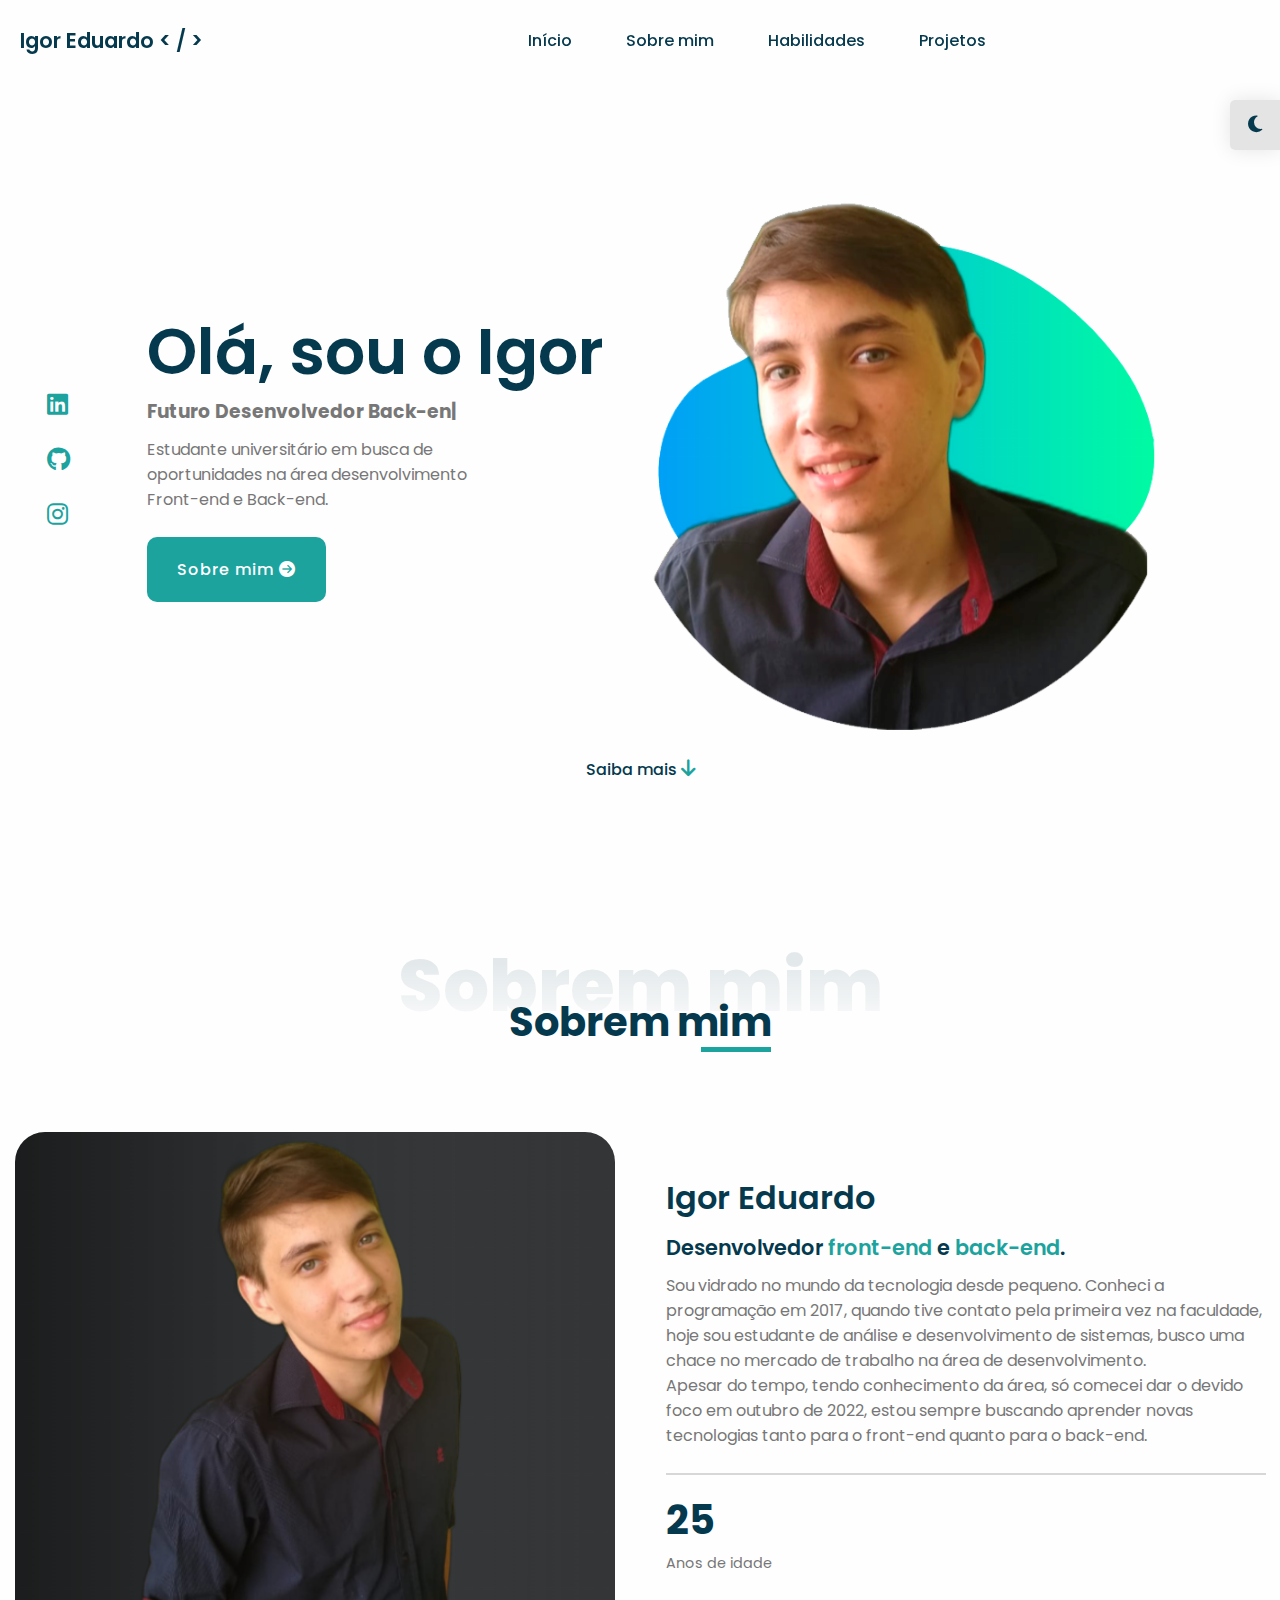
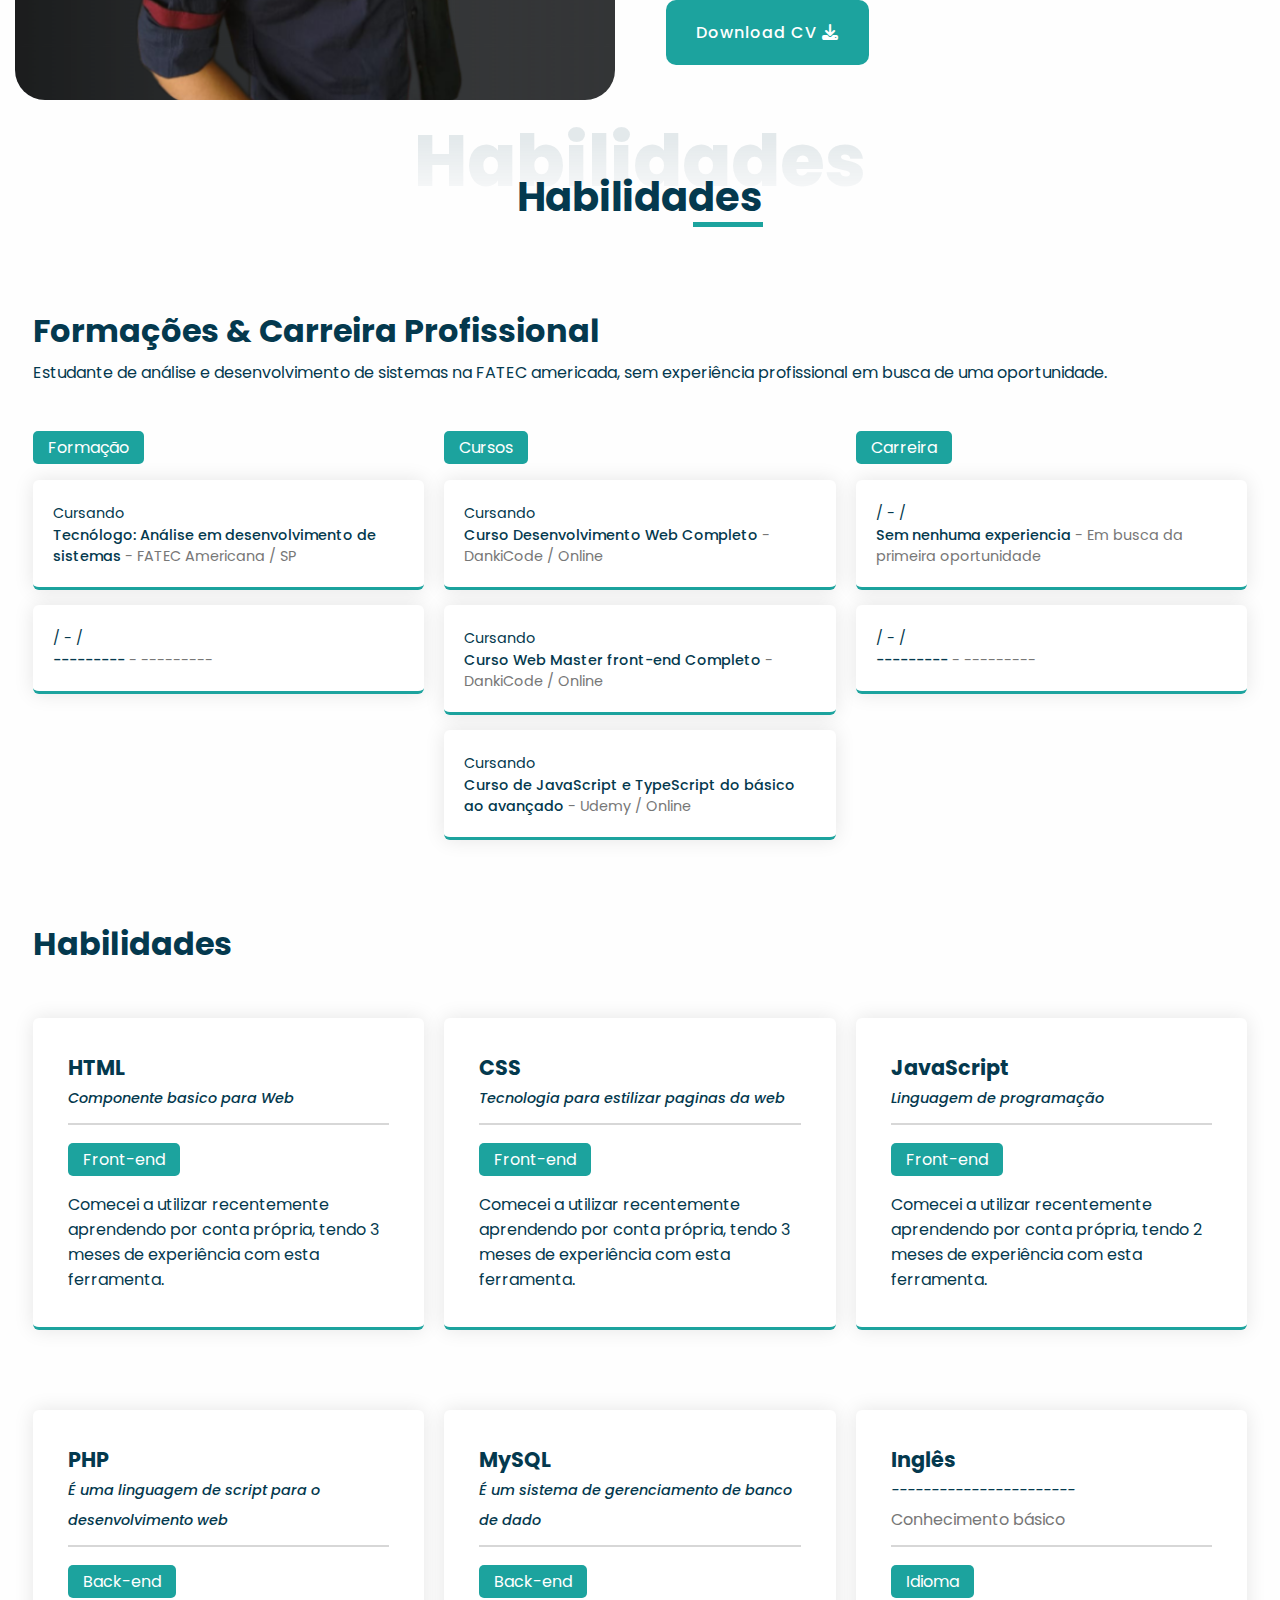
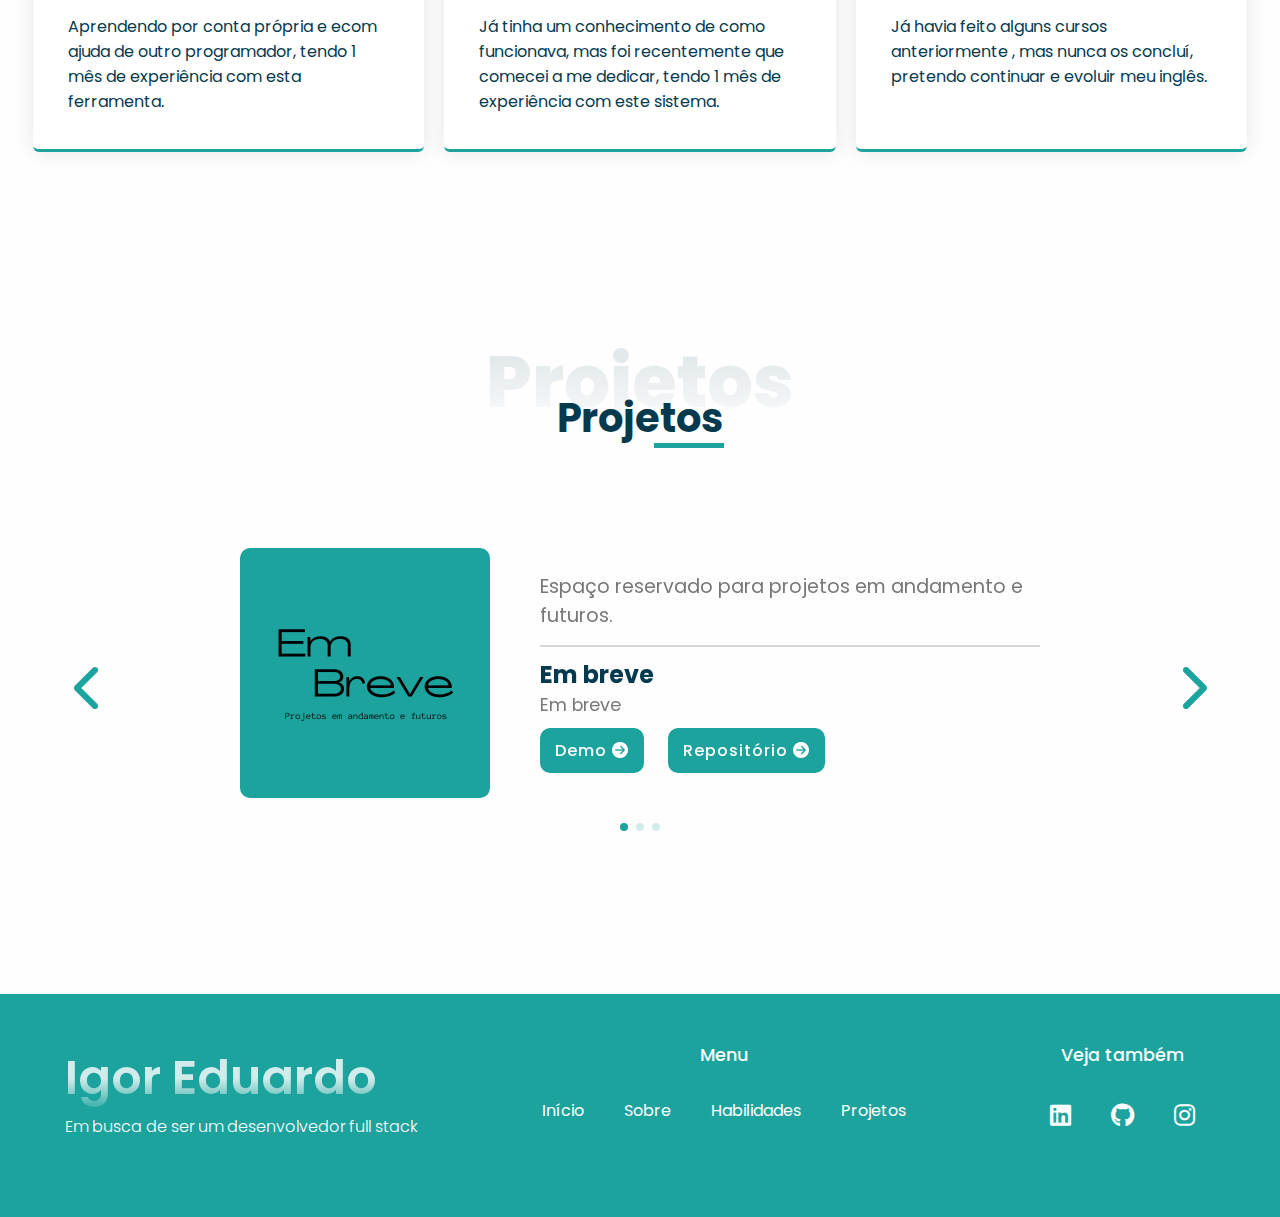
<file: Portfolio/html/index.html>
<!DOCTYPE html>
<html lang="pt-br">

<head>

    <meta charset="UTF-8">
    <meta http-equiv="X-UA-Compatible" content="IE=edge">
    <meta name="viewport" content="width=device-width, initial-scale=1.0">
    <title>Portifolio responsivo pessoal</title>
    <!--===========File Css==========-->
    <link rel="icon" href="../Imagens/1.png">
    <link rel="stylesheet" href="../css/swiper-bundle.min.css">
    <link rel="stylesheet" href="../css/style.css">
    <link rel="stylesheet" href="https://cdnjs.cloudflare.com/ajax/libs/font-awesome/6.2.1/css/all.min.css">
    <!--===========File Js==========-->
    <script src="../dist/typedjs/typed.js" referrerpolicy="no-referrer"></script>

</head>

<body>

    <!--===========Scroll top btn==========-->

    <div class="scrolltop-btn flex-center">
        <i class="fas fa-arrow-up"></i>
    </div>

    <!--===========Dark/Light theme==========-->

    <div class="theme-btn flex-center">
        <i class="fas fa-moon"></i>
        <i class="fas fa-sun"></i>
    </div>



    <!--===========Header==========-->
    <header>
        <section>
            <div class="nav-bar">
                <a href="#" class="logo">Igor Eduardo
                    < / >
                </a>
                <div class="nav-bar">
                    <div class="nav-items">
                        <a href="#home">Início</a>
                        <a href="#about">Sobre mim</a>
                        <a href="#skills">Habilidades</a>
                        <a href="#design">Projetos</a>
                    </div>
                </div>
            </div>
        </section>
    </header>

    <!--===========Home==========-->
    <section class="home flex-center" id="home">
        <div class="home-place">
            <div class="media-icons">
                <a href="https://www.linkedin.com/in/igor-devjr-fullstack/" target="_blank"><i
                        class="fab fa-linkedin"></i></a>
                <a href="https://github.com/IgorPoloni" target="_blank"><i class="fab fa-github"></i></a>
                <a href="https://www.instagram.com/igoredu.poloni/" target="_blank"><i class="fab fa-instagram"></i></a>
            </div>
            <div class="info">
                <h2>Olá, sou o Igor </h2>
                <h3 class="my-profession">Futuro Desenvolvedor <span class="typing"></span></h3>
                <p>Estudante universitário em busca de oportunidades na área desenvolvimento Front-end e Back-end.</p>
                <a href="#about" class="btn">Sobre mim <i class="fas fa-arrow-circle-right"></i></a>
            </div>
            <div class="home-img">
                <img src="../Imagens/img (19).png" alt="">
            </div>
        </div>
        <a href="#about" class="scroll-down">Saiba mais <i class="fas fa-arrow-down"></i></a>
    </section>
    <!--===========About==========-->
    <section class="about sections" id="about">
        <div class="container flex-center">
            <h1 class="section-title-01">Sobrem mim</h1>
            <h2 class="section-title-02">Sobrem mim</h2>
            <div class="content flex-center">
                <div class="about-img">
                    <img src="../Imagens/img (23).png" alt="">
                </div>

                <div class="about-info">
                    <div class="description">
                        <h3>Igor Eduardo</h3>
                        <h4>Desenvolvedor <span>front-end</span> e <span>back-end</span>.</h4>
                        <p> Sou vidrado no mundo da tecnologia desde pequeno. Conheci a programação
                            em 2017, quando tive contato pela primeira vez na faculdade, hoje sou estudante de análise e
                            desenvolvimento de sistemas, busco uma chace no mercado de trabalho na área de
                            desenvolvimento.
                            <br>Apesar do tempo, tendo conhecimento da área, só comecei dar o devido foco em outubro de
                            2022,
                            estou sempre buscando aprender novas tecnologias tanto para o front-end quanto para o
                            back-end.
                        </P>
                    </div>
                    <ul class="list">
                        <li class="list-item">
                            <h3>25</h3>
                            <span>Anos de idade</span>
                        </li>
                    </ul>
                    <a download="" href="../Download/Igor Eduardo - Currículo.pdf" class="btn">Download CV <i
                            class="fas fa-download"></i></a>
                </div>
            </div>
        </div>
    </section>
    <!--===========Skills==========-->
    <section class="skills sections" id="skills">
        <div class="container flex-center">
            <h1 class="section-title-01">Habilidades</h1>
            <h2 class="section-title-02">Habilidades</h2>
            <div class="content">
                <div class="skills-description">
                    <h3> Formações & Carreira Profissional </h3>
                    <p>Estudante de análise e desenvolvimento de sistemas na FATEC americada, sem experiência
                        profissional em busca de uma oportunidade. </p>
                </div>
                <div class="skills-info education-all">
                    <div class="education">
                        <h4><label>Formação</label></h4>
                        <ul class="edu-list">
                            <li class="item">
                                <span class="year">Cursando</span>
                                <p><span>Tecnólogo: Análise em desenvolvimento de sistemas</span> - FATEC Americana / SP
                                </p>
                            </li>
                            <li class="item">
                                <span class="year"> / - /</span>
                                <p><span>---------</span> - ---------
                                </p>
                            </li>
                        </ul>
                    </div>
                    <div class="education">
                        <h4><label>Cursos</label></h4>
                        <ul class="edu-list">
                            <li class="item">
                                <span class="year">Cursando</span>
                                <p><span> Curso Desenvolvimento Web Completo </span> - DankiCode / Online</p>
                            </li>
                            <li class="item">
                                <span class="year">Cursando</span>
                                <p><span> Curso Web Master front-end Completo </span> - DankiCode / Online</p>
                            </li>
                            <li class="item">
                                <span class="year">Cursando</span>
                                <p><span>Curso de JavaScript e TypeScript do básico ao avançado</span> - Udemy / Online
                                </p>
                            </li>
                        </ul>
                    </div>
                    <div class="education">
                        <h4><label>Carreira</label></h4>
                        <ul class="edu-list">
                            <li class="item">
                                <span class="year">/ - /</span>
                                <p><span>Sem nenhuma experiencia</span> - Em busca da primeira oportunidade
                            <li class="item">
                                <span class="year"> / - /</span>
                                <p><span>---------</span> - ---------
                                </p>
                            </li>
                        </ul>
                    </div>
                </div>
                <!--===========Skills box==========-->
                <div class="skills-description">
                    <h3> Habilidades </h3>
                </div>
                <div class="skills-info education-all">
                    <div class="experience-card">
                        <div class="upper">
                            <h3>HTML</h3>
                            <h5>Componente basico para Web</h5>
                            <span></span>
                        </div>
                        <div class="hr"></div>
                        <h4><label>Front-end</label></h4>
                        <p>Comecei a utilizar recentemente aprendendo por conta própria, tendo 3 meses de experiência
                            com esta ferramenta.
                        </p>
                    </div>
                    <div class="experience-card">
                        <div class="upper">
                            <h3>CSS</h3>
                            <h5>Tecnologia para estilizar paginas da web</h5>
                            <span></span>
                        </div>
                        <div class="hr"></div>
                        <h4><label>Front-end</label></h4>
                        <p>Comecei a utilizar recentemente aprendendo por conta própria, tendo 3 meses de experiência
                            com esta ferramenta.</p>
                    </div>
                    <div class="experience-card">
                        <div class="upper">
                            <h3>JavaScript</h3>
                            <h5>Linguagem de programação</h5>
                            <span></span>
                        </div>
                        <div class="hr"></div>
                        <h4><label>Front-end</label></h4>
                        <p>Comecei a utilizar recentemente aprendendo por conta própria, tendo 2 meses de experiência
                            com esta ferramenta.</p>
                    </div>
                </div>
                <div class="skills-info education-all">
                    <div class="experience-card">
                        <div class="upper">
                            <h3>PHP</h3>
                            <h5> É uma linguagem de script para o desenvolvimento web</h5>
                            <span></span>
                        </div>
                        <div class="hr"></div>
                        <h4><label>Back-end</label></h4>
                        <p> Aprendendo por conta própria e ecom ajuda de outro programador, tendo 1 mês de experiência
                            com esta ferramenta.
                        </p>
                    </div>
                    <div class="experience-card">
                        <div class="upper">
                            <h3>MySQL</h3>
                            <h5> É um sistema de gerenciamento de banco de dado</h5>
                            <span></span>
                        </div>
                        <div class="hr"></div>
                        <h4><label>Back-end</label></h4>
                        <p>Já tinha um conhecimento de como funcionava, mas foi recentemente que comecei a me dedicar,
                            tendo 1 mês de experiência
                            com este sistema.</p>
                    </div>
                    <div class="experience-card">
                        <div class="upper">
                            <h3>Inglês</h3>
                            <h5>-----------------------</h5>
                            <span>Conhecimento básico</span>
                        </div>
                        <div class="hr"></div>
                        <h4><label>Idioma</label></h4>
                        <p>Já havia feito alguns cursos anteriormente , mas nunca os concluí, pretendo continuar e
                            evoluir meu inglês.</p>
                    </div>
                </div>
            </div>
        </div>
    </section>
    <!--===========Design==========-->
    <section class="design sections" id="design">
        <div class="design-01 sub-section">
            <div class="container flex-center">
                <h1 class="section-title-01">Projetos</h1>
                <h2 class="section-title-02">Projetos</h2>
            </div>
            <div class="content">
                <div class="swiper design-swiper">
                    <div class="swiper-wrapper">
                        <div class="swiper-slide flex-center">
                            <div class="design-img">
                                <img src="../Imagens/E.png" alt="">
                            </div>
                            <div class="design-details">
                                <p>Espaço reservado para projetos em andamento e futuros.</p>
                                <h3>Em breve</h3>
                                <span>Em breve</span><br>
                                <a href="#" class="btn2">Demo <i class="fas fa-arrow-circle-right"></i></a>
                                <a href="#" class="btn2">Repositório <i class="fas fa-arrow-circle-right"></i></a>
                            </div>
                        </div>
                        <div class="swiper-slide flex-center">
                            <div class="design-img">
                                <img src="../Imagens/E.png" alt="">
                            </div>
                            <div class="design-details">
                                <p>Espaço reservado para projetos em andamento e futuros.</p>
                                <h3>Em breve</h3>
                                <span>Em breve</span><br>
                                <a href="#" class="btn2">Demo <i class="fas fa-arrow-circle-right"></i></a>
                                <a href="#" class="btn2">Repositório <i class="fas fa-arrow-circle-right"></i></a>
                            </div>
                        </div>
                        <div class="swiper-slide flex-center">
                            <div class="design-img">
                                <img src="../Imagens/E.png" alt="">
                            </div>
                            <div class="design-details">
                                <p>Espaço reservado para projetos em andamento e futuros.</p>
                                <h3>Em breve</h3>
                                <span>Em breve</span><br>
                                <a href="#" class="btn2">Demo <i class="fas fa-arrow-circle-right"></i></a>
                                <a href="#" class="btn2">Repositório <i class="fas fa-arrow-circle-right"></i></a>
                            </div>
                        </div>
                    </div>
                    <div class="swiper-button-next">
                        <i class="fas fa-chevron-right"></i>
                    </div>
                    <div class="swiper-button-prev">
                        <i class="fas fa-chevron-left"></i>
                    </div>
                    <div class="swiper-pagination"></div>
                </div>
            </div>
        </div>
    </section>
    <!--===========Footer==========-->
    <footer>
        <div class="footer-container">
            <div class="about group">
                <h2>Igor Eduardo</h2>
                <P>Em busca de ser um desenvolvedor full stack</P>
            </div>
            <div class="hr"></div>
            <div class="info group">
                <h3>Menu</h3>
                <ul>
                    <li><a href="#home">Início</a></li>
                    <li><a href="#about">Sobre</a></li>
                    <li><a href="#skills">Habilidades</a></li>
                    <li><a href="#design">Projetos</a></li>
                </ul>
            </div>
            <div class="hr"></div>
            <div class="V1 group">
                <h3>Veja também </h3>
                <ul>
                    <li><a href="https://www.linkedin.com/in/igor-devjr-fullstack/" target="_blank"><i
                                class="fab fa-linkedin"></i></a></li>
                    <li><a href="https://github.com/IgorPoloni" target="_blank"><i class="fab fa-github"></i></a></li>
                    <li><a href="https://www.instagram.com/igoredu.poloni/" target="_blank"><i
                                class="fab fa-instagram"></i></a></li>
                </ul>
            </div>
        </div>
    </footer>

    <!--===========File Js==========-->
    <script src="../dist/swiper-bundle/swiper-bundle.min.js"></script>
    <script src="../js/script.js"></script>
    <script src="../js/main.js"></script>
</body>

</html>
</file>
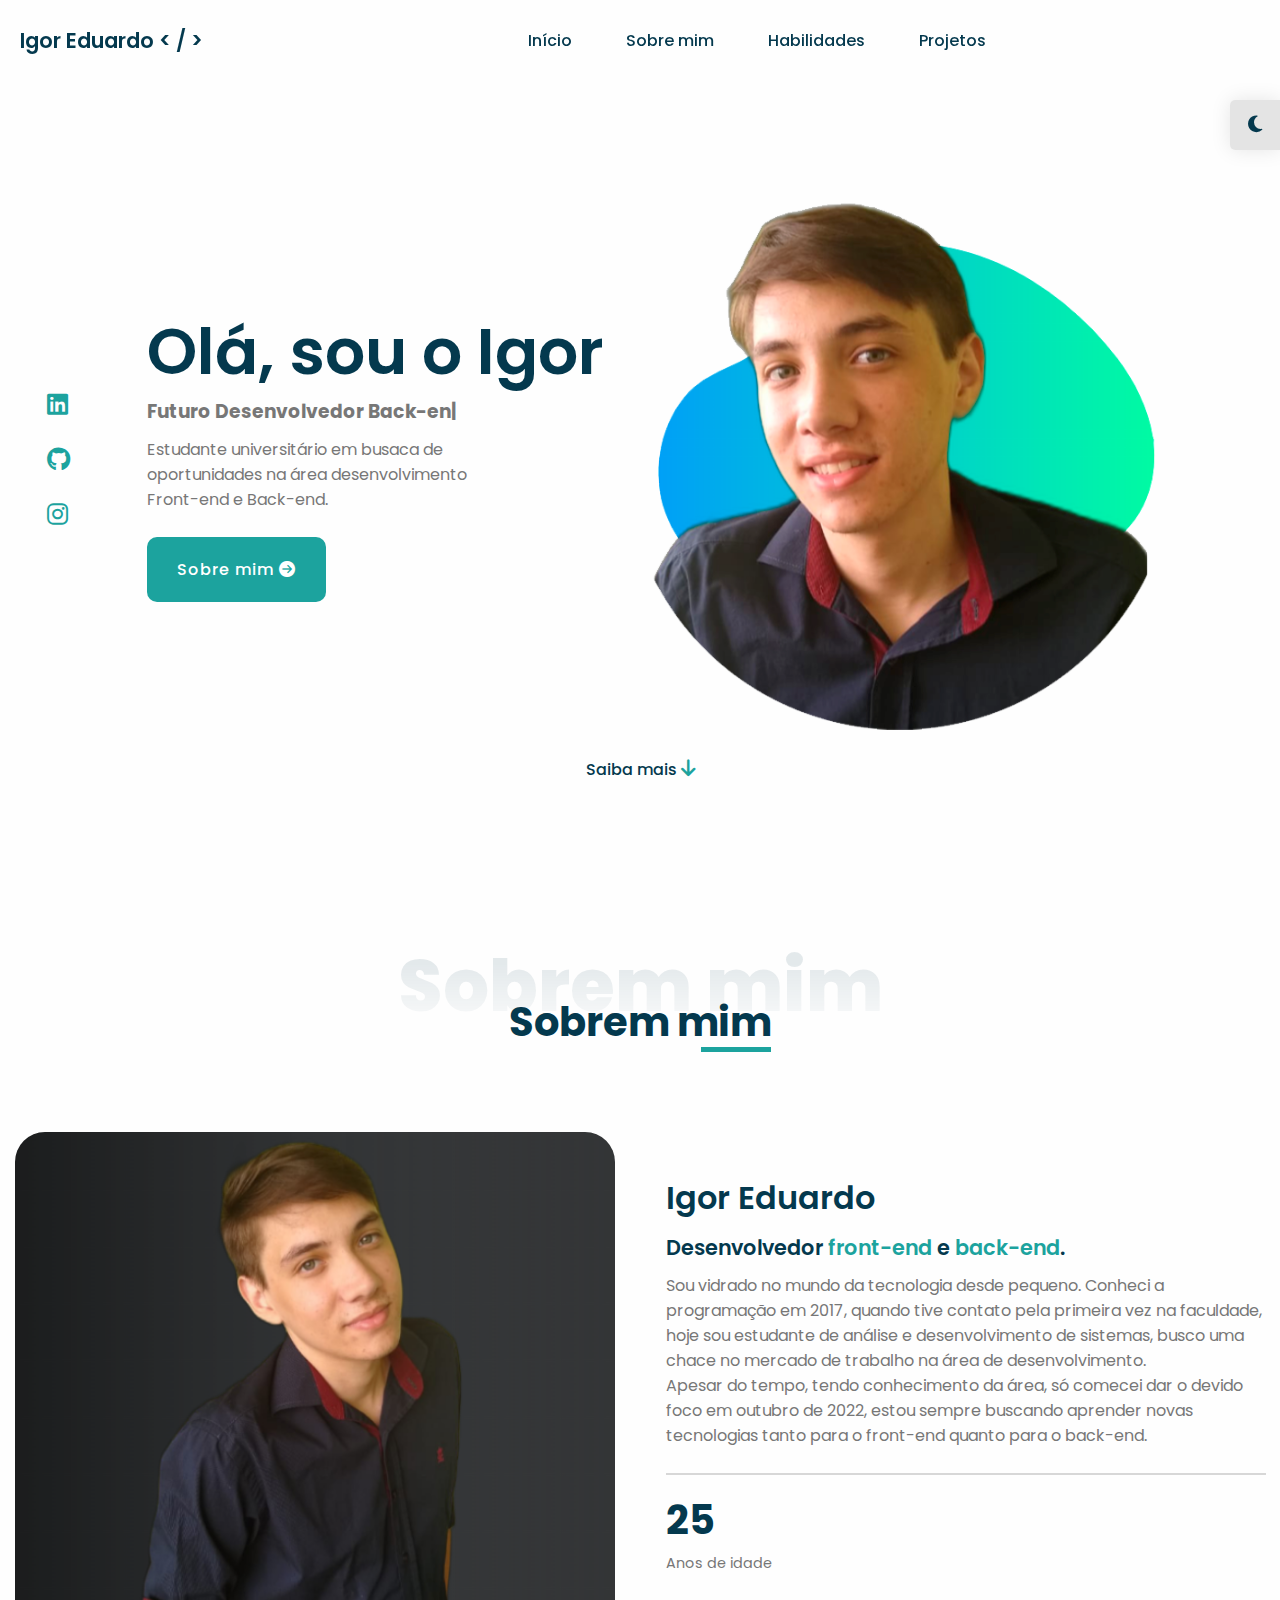
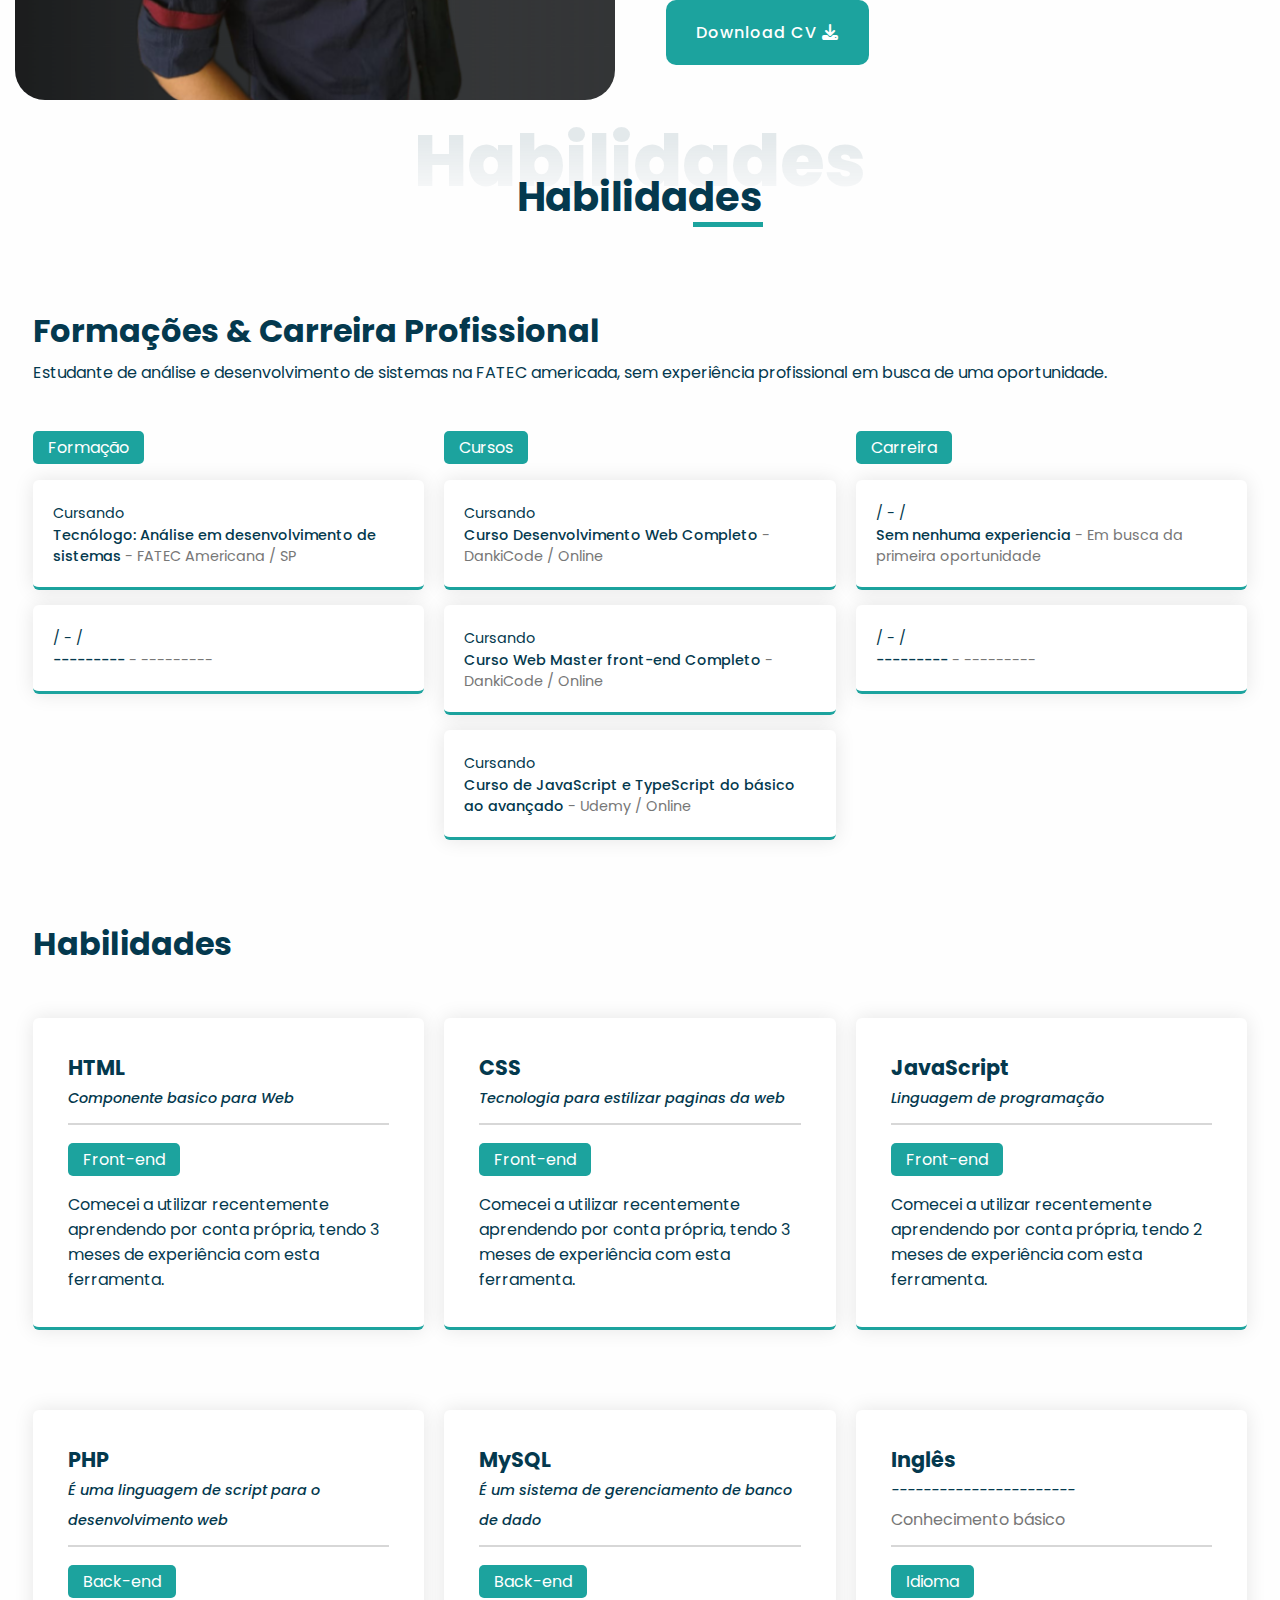
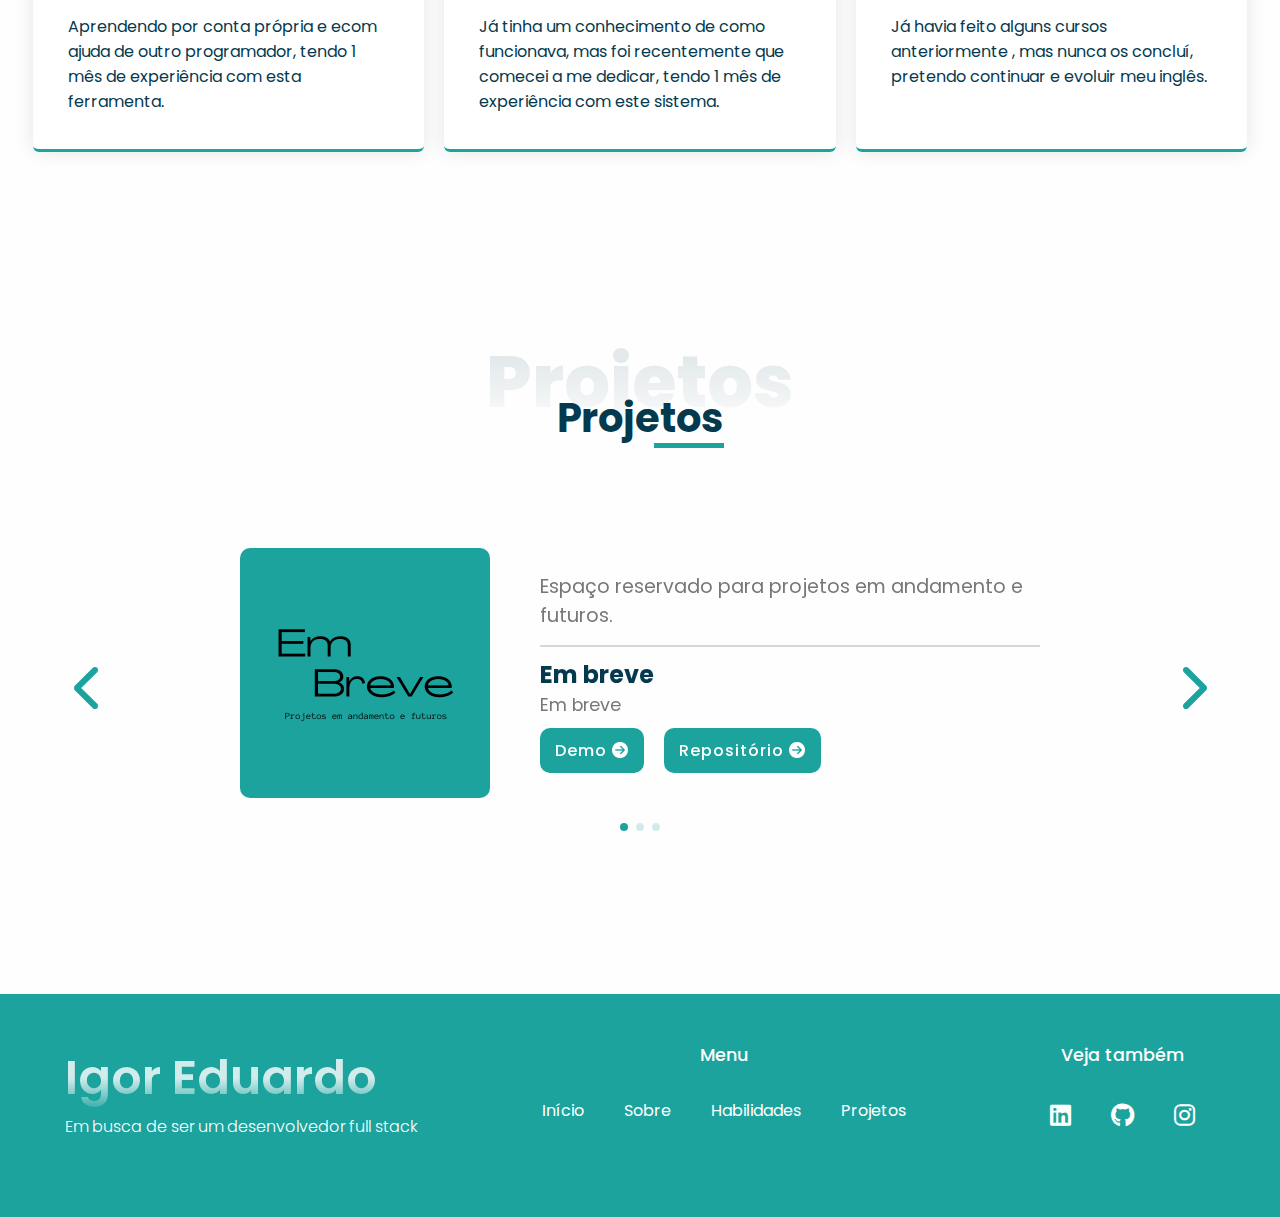
<file: Potifolio/html/index.html>
<!DOCTYPE html>
<html lang="pt-br">

<head>

    <meta charset="UTF-8">
    <meta http-equiv="X-UA-Compatible" content="IE=edge">
    <meta name="viewport" content="width=device-width, initial-scale=1.0">
    <title>Portifolio responsivo pessoal</title>
    <!--===========File Css==========-->
    <link rel="icon" href="../Imagens/1.png">
    <link rel="stylesheet" href="../css/swiper-bundle.min.css">
    <link rel="stylesheet" href="../css/style.css">
    <link rel="stylesheet" href="https://cdnjs.cloudflare.com/ajax/libs/font-awesome/6.2.1/css/all.min.css">
    <!--===========File Js==========-->
    <script src="../dist/typedjs/typed.js" referrerpolicy="no-referrer"></script>

</head>

<body>

    <!--===========Scroll top btn==========-->

    <div class="scrolltop-btn flex-center">
        <i class="fas fa-arrow-up"></i>
    </div>

    <!--===========Dark/Light theme==========-->

    <div class="theme-btn flex-center">
        <i class="fas fa-moon"></i>
        <i class="fas fa-sun"></i>
    </div>



    <!--===========Header==========-->
    <header>
        <section>
            <div class="nav-bar">
                <a href="#" class="logo">Igor Eduardo < / ></a>
                <div class="nav-bar">
                    <div class="nav-items">
                        <a href="#home">Início</a>
                        <a href="#about">Sobre mim</a>
                        <a href="#skills">Habilidades</a>
                        <a href="#design">Projetos</a>
                    </div>
                </div>
            </div>
        </section>
    </header>

    <!--===========Home==========-->
    <section class="home flex-center" id="home">
        <div class="home-place">
            <div class="media-icons">
                <a href="https://www.linkedin.com/in/igor-eduardo-poloni-ferreira-3a9778235/" target="_blank"><i
                        class="fab fa-linkedin"></i></a>
                <a href="https://github.com/IgorPoloni" target="_blank"><i class="fab fa-github"></i></a>
                <a href="https://www.instagram.com/igoredu.poloni/" target="_blank"><i class="fab fa-instagram"></i></a>
            </div>
            <div class="info">
                <h2>Olá, sou o Igor </h2>
                <h3 class="my-profession">Futuro Desenvolvedor <span class="typing"></span></h3>
                <p>Estudante universitário em busaca de oportunidades na área desenvolvimento Front-end e Back-end.</p>
                <a href="#about" class="btn">Sobre mim <i class="fas fa-arrow-circle-right"></i></a>
            </div>
            <div class="home-img">
                <img src="../Imagens/img (19).png" alt="">
            </div>
        </div>
        <a href="#about" class="scroll-down">Saiba mais <i class="fas fa-arrow-down"></i></a>
    </section>
    <!--===========About==========-->
    <section class="about sections" id="about">
        <div class="container flex-center">
            <h1 class="section-title-01">Sobrem mim</h1>
            <h2 class="section-title-02">Sobrem mim</h2>
            <div class="content flex-center">
                <div class="about-img">
                    <img src="../Imagens/img (23).png" alt="">
                </div>

                <div class="about-info">
                    <div class="description">
                        <h3>Igor Eduardo</h3>
                        <h4>Desenvolvedor <span>front-end</span> e <span>back-end</span>.</h4>
                        <p> Sou vidrado no mundo da tecnologia desde pequeno. Conheci a programação
                            em 2017, quando tive contato pela primeira vez na faculdade, hoje sou estudante de análise e
                            desenvolvimento de sistemas, busco uma chace no mercado de trabalho na área de
                            desenvolvimento.
                            <br>Apesar do tempo, tendo conhecimento da área, só comecei dar o devido foco em outubro de
                            2022,
                            estou sempre buscando aprender novas tecnologias tanto para o front-end quanto para o
                            back-end.
                        </P>
                    </div>
                    <ul class="list">
                        <li class="list-item">
                            <h3>25</h3>
                            <span>Anos de idade</span>
                        </li>
                    </ul>
                    <a href="#" class="btn">Download CV <i class="fas fa-download"></i></a>
                </div>
            </div>
        </div>
    </section>
    <!--===========Skills==========-->
    <section class="skills sections" id="skills">
        <div class="container flex-center">
            <h1 class="section-title-01">Habilidades</h1>
            <h2 class="section-title-02">Habilidades</h2>
            <div class="content">
                <div class="skills-description">
                    <h3> Formações & Carreira Profissional </h3>
                    <p>Estudante de análise e desenvolvimento de sistemas na FATEC americada, sem experiência
                        profissional em busca de uma oportunidade. </p>
                </div>
                <div class="skills-info education-all">
                    <div class="education">
                        <h4><label>Formação</label></h4>
                        <ul class="edu-list">
                            <li class="item">
                                <span class="year">Cursando</span>
                                <p><span>Tecnólogo: Análise em desenvolvimento de sistemas</span> - FATEC Americana / SP
                                </p>
                            </li>
                            <li class="item">
                                <span class="year"> / - /</span>
                                <p><span>---------</span> - ---------
                                </p>
                            </li>
                        </ul>
                    </div>
                    <div class="education">
                        <h4><label>Cursos</label></h4>
                        <ul class="edu-list">
                            <li class="item">
                                <span class="year">Cursando</span>
                                <p><span> Curso Desenvolvimento Web Completo </span> - DankiCode / Online</p>
                            </li>
                            <li class="item">
                                <span class="year">Cursando</span>
                                <p><span> Curso Web Master front-end Completo </span> - DankiCode / Online</p>
                            </li>
                            <li class="item">
                                <span class="year">Cursando</span>
                                <p><span>Curso de JavaScript e TypeScript do básico ao avançado</span> - Udemy / Online
                                </p>
                            </li>
                        </ul>
                    </div>
                    <div class="education">
                        <h4><label>Carreira</label></h4>
                        <ul class="edu-list">
                            <li class="item">
                                <span class="year">/ - /</span>
                                <p><span>Sem nenhuma experiencia</span> - Em busca da primeira oportunidade
                            <li class="item">
                                <span class="year"> / - /</span>
                                <p><span>---------</span> - ---------
                                </p>
                            </li>
                        </ul>
                    </div>
                </div>
                <!--===========Skills box==========-->
                <div class="skills-description">
                    <h3> Habilidades </h3>
                </div>
                <div class="skills-info education-all">
                    <div class="experience-card">
                        <div class="upper">
                            <h3>HTML</h3>
                            <h5>Componente basico para Web</h5>
                            <span></span>
                        </div>
                        <div class="hr"></div>
                        <h4><label>Front-end</label></h4>
                        <p>Comecei a utilizar recentemente aprendendo por conta própria, tendo 3 meses de experiência
                            com esta ferramenta.
                        </p>
                    </div>
                    <div class="experience-card">
                        <div class="upper">
                            <h3>CSS</h3>
                            <h5>Tecnologia para estilizar paginas da web</h5>
                            <span></span>
                        </div>
                        <div class="hr"></div>
                        <h4><label>Front-end</label></h4>
                        <p>Comecei a utilizar recentemente aprendendo por conta própria, tendo 3 meses de experiência
                            com esta ferramenta.</p>
                    </div>
                    <div class="experience-card">
                        <div class="upper">
                            <h3>JavaScript</h3>
                            <h5>Linguagem de programação</h5>
                            <span></span>
                        </div>
                        <div class="hr"></div>
                        <h4><label>Front-end</label></h4>
                        <p>Comecei a utilizar recentemente aprendendo por conta própria, tendo 2 meses de experiência
                            com esta ferramenta.</p>
                    </div>
                </div>
                <div class="skills-info education-all">
                    <div class="experience-card">
                        <div class="upper">
                            <h3>PHP</h3>
                            <h5> É uma linguagem de script para o desenvolvimento web</h5>
                            <span></span>
                        </div>
                        <div class="hr"></div>
                        <h4><label>Back-end</label></h4>
                        <p> Aprendendo por conta própria e ecom ajuda de outro programador, tendo 1 mês de experiência
                            com esta ferramenta.
                        </p>
                    </div>
                    <div class="experience-card">
                        <div class="upper">
                            <h3>MySQL</h3>
                            <h5> É um sistema de gerenciamento de banco de dado</h5>
                            <span></span>
                        </div>
                        <div class="hr"></div>
                        <h4><label>Back-end</label></h4>
                        <p>Já tinha um conhecimento de como funcionava, mas foi recentemente que comecei a me dedicar,
                            tendo 1 mês de experiência
                            com este sistema.</p>
                    </div>
                    <div class="experience-card">
                        <div class="upper">
                            <h3>Inglês</h3>
                            <h5>-----------------------</h5>
                            <span>Conhecimento básico</span>
                        </div>
                        <div class="hr"></div>
                        <h4><label>Idioma</label></h4>
                        <p>Já havia feito alguns cursos anteriormente , mas nunca os concluí, pretendo continuar e
                            evoluir meu inglês.</p>
                    </div>
                </div>
            </div>
        </div>
    </section>
    <!--===========Design==========-->
    <section class="design sections" id="design">
        <div class="design-01 sub-section">
            <div class="container flex-center">
                <h1 class="section-title-01">Projetos</h1>
                <h2 class="section-title-02">Projetos</h2>
            </div>
            <div class="content">
                <div class="swiper design-swiper">
                    <div class="swiper-wrapper">
                        <div class="swiper-slide flex-center">
                            <div class="design-img">
                                <img src="../Imagens/E.png" alt="">
                            </div>
                            <div class="design-details">
                                <p>Espaço reservado para projetos em andamento e futuros.</p>
                                <h3>Em breve</h3>
                                <span>Em breve</span><br>
                                <a href="#" class="btn2">Demo <i class="fas fa-arrow-circle-right"></i></a><a href="#"
                                    class="btn2">Repositório <i class="fas fa-arrow-circle-right"></i></a>
                            </div>
                        </div>
                        <div class="swiper-slide flex-center">
                            <div class="design-img">
                                <img src="../Imagens/E.png" alt="">
                            </div>
                            <div class="design-details">
                                <p>Espaço reservado para projetos em andamento e futuros.</p>
                                <h3>Em breve</h3>
                                <span>Em breve</span><br>
                                <a href="#" class="btn2">Demo <i class="fas fa-arrow-circle-right"></i></a><a href="#"
                                    class="btn2">Repositório <i class="fas fa-arrow-circle-right"></i></a>
                            </div>
                        </div>
                        <div class="swiper-slide flex-center">
                            <div class="design-img">
                                <img src="../Imagens/E.png" alt="">
                            </div>
                            <div class="design-details">
                                <p>Espaço reservado para projetos em andamento e futuros.</p>
                                <h3>Em breve</h3>
                                <span>Em breve</span><br>
                                <a href="#" class="btn2">Demo <i class="fas fa-arrow-circle-right"></i></a><a href="#"
                                    class="btn2">Repositório <i class="fas fa-arrow-circle-right"></i></a>
                            </div>
                        </div>
                    </div>
                    <div class="swiper-button-next">
                        <i class="fas fa-chevron-right"></i>
                    </div>
                    <div class="swiper-button-prev">
                        <i class="fas fa-chevron-left"></i>
                    </div>
                    <div class="swiper-pagination"></div>
                </div>
            </div>
        </div>
    </section>
    <!--===========Footer==========-->
    <footer>
        <div class="footer-container">
            <div class="about group">
                <h2>Igor Eduardo</h2>
                <P>Em busca de ser um desenvolvedor full stack</P>
            </div>
            <div class="hr"></div>
            <div class="info group">
                <h3>Menu</h3>
                <ul>
                    <li><a href="#home">Início</a></li>
                    <li><a href="#about">Sobre</a></li>
                    <li><a href="#skills">Habilidades</a></li>
                    <li><a href="#design">Projetos</a></li>
                </ul>
            </div>
            <div class="hr"></div>
            <div class="V1 group">
                <h3>Veja também </h3>
                <ul>
                    <li><a href="https://www.linkedin.com/in/igor-eduardo-poloni-ferreira-3a9778235/" target="_blank"><i
                                class="fab fa-linkedin"></i></a></li>
                    <li><a href="https://github.com/IgorPoloni" target="_blank"><i class="fab fa-github"></i></a></li>
                    <li><a href="https://www.instagram.com/igoredu.poloni/" target="_blank"><i
                                class="fab fa-instagram"></i></a></li>
                </ul>
            </div>
        </div>
    </footer>

    <!--===========File Js==========-->
    <script src="../dist/swiper-bundle/swiper-bundle.min.js"></script>
    <script src="../js/script.js"></script>
    <script src="../js/main.js"></script>
</body>

</html>
</file>
<file: Portfolio/css/style.css>
@import url('https://fonts.googleapis.com/css2?family=Aboreto&family=Poppins:ital,wght@0,100;0,200;0,300;0,400;0,500;0,600;0,700;0,800;0,900;1,100;1,200;1,300;1,400;1,500;1,600;1,700;1,800;1,900&display=swap');

:root {

    /*===========Main theme colors==========*/

    --first-color: #04394e;
    --second-color: #1ca39e;
    --third-color: #777;

    /*===========Background colors==========*/

    --body-bg-color: #fefefe;
    --card-bg-color: #fff;
    --modal-bg-color: #fff;
    --bg-transparente-color: rgba(0, 0, 0, 0.1);
    --transparente-color1: rgba(0, 0, 0, 0.1);
    --transparente-color2: rgba(89, 171, 209, 0.1);
    --line-color: #d7d7d7;

    /*===========Color filter==========*/

    --color-filter: invert(1);

    /*===========Hover color==========*/

    --hover-color: #026f6e;

    /*===========Font size==========*/

    --small-font-size: 0.9em;
    --normal-font-size: 1em;

    /*===========Box shadow==========*/

    --box-shadow: 0px 0px 20px rgb(0 0 0 / 10%);

    /*===========scroll color==========*/

    --scroll-bar-color: #a7cac2;
    --scroll-thumb-color: #21a7a2;
    --scroll-thumb-hover-color: #207a77;
}

.dark-theme {

    /*===========Main theme colors==========*/

    --first-color: #fff;
    --second-color: #1ca39e;
    --third-color: #a9c3c3;

    /*===========Background colors==========*/

    --body-bg-color: #0e1b31;
    --card-bg-color: #132347;
    --modal-bg-color: #102048;
    --bg-transparente-color: rgba(255, 255, 255, 0.1);
    --transparente-color1: rgba(255, 255, 255, 0.1);
    --line-color: #454f6b;

    /*===========Color filter==========*/

    --color-filter: invert(0);

    /*===========scroll color==========*/

    --scroll-bar-color: #c1ceff;
    --scroll-thumb-color: #282f4e;
    --scroll-thumb-hover-color: #454f6b;
}

* {
    margin: 0;
    padding: 0;
    box-sizing: border-box;
    font-family: 'Poppins', sans-serif;
}

html {
    scroll-behavior: smooth;
}

body {
    color: var(--first-color);
    background: var(--body-bg-color);
    margin: 2rem 0 0 0;
    transition: .5s ease;
}

a {
    text-decoration: none;
}

li {
    list-style: none;
}

/*===========Style for all sections==========*/

.flex-center {
    display: flex;
    justify-content: center;
    align-items: center;
}

.section {
    position: relative;
    width: 1150px;
    margin-left: auto;
    margin-right: auto;
    padding: 6rem 2rem 2rem;
}

.sub-section {
    position: relative;
    width: 1150px;
    margin-left: auto;
    margin-right: auto;
    padding: 6rem 0;
}

.section-title-01 {
    font-size: 4.5em;
    font-weight: 800;
    margin-bottom: 2rem;
    background: linear-gradient(to top, transparent 0%, var(--first-color) 70%);
    -webkit-background-clip: text;
    -webkit-text-fill-color: transparent;
    opacity: .1;
}

.section-title-02 {
    font-size: 2.5em;
    font-weight: 700;
    transform: translateY(-80px);
}

.section-title-02::before {
    content: '';
    position: absolute;
    width: 70px;
    height: 5px;
    right: 0;
    bottom: 0;
    background: var(--second-color);
}

.container {
    position: relative;
    flex-direction: column;
}

/*===========Scroll top btn==========*/

.scrolltop-btn {
    z-index: 99999;
    position: fixed;
    right: 0;
    bottom: 20px;
    width: 45px;
    height: 45px;
    background: var(--hover-color);
    color: #fff;
    font-size: var(--small-font-size);
    border-radius: 3px;
    cursor: pointer;
    opacity: 0;
    transition: .5s ease;
}

.scrolltop-btn.active {
    right: 20px;
    pointer-events: all;
    opacity: 1;
}

/*===========Dark/Light theme==========*/

.theme-btn {
    z-index: 999999;
    position: fixed;
    right: 0;
    top: 100px;
    background: var(--transparente-color1);
    backdrop-filter: blur(20px);
    width: 50px;
    height: 50px;
    font-size: 1.2em;
    border-radius: 5px 0 0 5px;
    box-shadow: var(--box-shadow);
    cursor: pointer;
}

.theme-btn .fa-sun,
.theme-btn.sun .fa-moon {
    display: none;
}

.theme-btn.sun .fa-sun {
    display: block;
}

/*===========Scroll bar==========*/

::-webkit-scrollbar {
    width: 10px;
    background: var(--scroll-bar-color);
}

::-webkit-scrollbar-thumb {
    background: var(--scroll-thumb-color);
    border-radius: 2em;
}

::-webkit-scrollbar-thumb:hover {
    background: var(--scroll-thumb-hover-color);
}

/*===========Header==========*/

header {
    z-index: 99999;
    width: 100%;
    position: fixed;
    top: 0;
    left: 0;
    backdrop-filter: blur(20px);
    transition: .6s ease;
}

header.sticky {
    background: rgba(255, 255, 255, 0.1);
    box-shadow: var(--box-shadow);
}

.nav-bar {
    position: relative;
    height: calc(4rem + 1rem);
    max-width: 1500px;
    display: flex;
    justify-content: space-between;
    align-items: center;
    margin-left: auto;
    margin-right: auto;
    padding: 0 20px;
    transition: .6s ease;
}

header.sticky .nav-bar {
    height: calc(2.5rem + 1rem);
}

.nav-bar .logo {
    color: var(--first-color);
    font-size: 1.3em;
    font-weight: 600;
}

.nav-bar a {
    color: var(--first-color);
    font-size: var(--normal-font-size);
    font-weight: 500;
}

.nav-bar a:not(:last-child) {
    margin-right: 50px;
}

.nav-bar a:hover {
    color: var(--second-color);
}

/*===========Home==========*/

.home {
    position: relative;
    max-width: 1250px;
    min-height: 100vh;
    margin-left: auto;
    margin-right: auto;
    padding: 4rem 2rem;
    flex-direction: column;
}

.home .home-place {
    display: flex;
    justify-content: space-between;
    align-items: center;
    width: 100%;
}

.home-place .media-icons {
    display: flex;
    flex-direction: column;
    margin-right: 40px;
}

.home-place .media-icons a {
    color: var(--second-color);
    font-size: 1.5em;
    margin: 10px 0;
}

.home-place .media-icons a:hover {
    color: var(--hover-color);
}

.home-place .info h2 {
    font-size: 4em;
    font-weight: 600;
    line-height: 70px;
}

.home-place .info h3 {
    color: var(--third-color);
    font-feature-settings: 1.3em;
    font-size: 600;
    line-height: 50px;
}

.home-place .info p {
    color: var(--third-color);
    font-size: var(--normal-font-size);
    max-width: 350px;
}

.home-place .home-img {
    position: relative;

}

.home-place .home-img img {
    width: 90%;
    transform: translate(0, 0);
}

.home .scroll-down {
    color: var(--first-color);
    font-size: var(--normal-font-size);
    font-weight: 500;
    margin-top: 20px;
}

.home .scroll-down i {
    color: var(--second-color);
    font-size: 1.2em;
    animation: arrow-down ease 2s infinite;
}

@keyframes arrow-down {
    0% {
        transform: translateY(0);
    }

    50% {
        transform: translateY(10px);
    }
}

.btn {
    background: var(--second-color);
    color: #fff;
    font-size: var(--normal-font-size);
    font-weight: 500;
    display: inline-block;
    margin-top: 25px;
    padding: 20px 30px;
    letter-spacing: 1px;
    border-radius: 10px;
}

.btn:hover {
    background: var(--hover-color);
}

/*===========About==========*/

.about .container .content {
    column-gap: 40px;
    width: 100%;
}

.about-img {
    position: relative;
}

.about-img img {
    max-width: 50%;
    min-width: 600px;
    border-radius: 30px;
}

.about-info .description {
    max-width: 600px;
}

.about-info .description h3 {
    font-size: 2em;
    font-weight: 600;
    margin-bottom: 10px;
}

.about-info .description h4 {
    font-size: 1.3em;
    font-weight: 600;
    margin-bottom: 10px;
}

.about-info .description h4 span {
    color: var(--second-color);
}

.about-info .description p {
    color: var(--third-color);
    font-size: var(--normal-font-size);
    margin-bottom: 15px;
    padding-bottom: 25px;
    border-bottom: 2px solid var(--line-color);
}

.about-info .list {
    display: flex;
    column-gap: 30px;
}

.about-info .list .list-item h3 {
    font-size: 2.5em;
    font-weight: 700;
}

.about-info .list .list-item span {
    color: var(--third-color);
    font-size: var(--small-font-size);
}

/*===========Skills==========*/

.skills .container .content {
    width: auto;
}

.skills-description {
    max-width: 100%;
    margin-bottom: 50px;
}

.skills-description h3 {
    font-size: 2em;
    margin-bottom: 5px;
}

.skills-info {
    max-width: 100%;
    display: grid;
    gap: 20px;
    margin: 0 auto;
    grid-template-columns: repeat(auto-fill, minmax(300px, 1fr));
}

.skills-info h4 {
    margin-bottom: 20px;
}

.skills-info h4 label {
    background: var(--second-color);
    color: #fff;
    font-size: var(--normal-font-size);
    font-weight: 400;
    padding: 5px 15px;
    border-radius: 5px;
}

.education-all {
    margin-bottom: 80px;
}

.edu-list .item {
    background: var(--card-bg-color);
    box-shadow: var(--box-shadow);
    border-bottom: 3px solid var(--second-color);
    padding: 20px;
    margin-top: 15px;
    border-radius: 6px;
    transition: .3s ease;
}

.edu-list .item .year {
    font-size: var(--small-font-size);
    margin-bottom: 5px;
}

.edu-list .item p {
    color: var(--third-color);
    font-size: var(--small-font-size);
}

.edu-list .item p span {
    color: var(--first-color);
    font-size: var(--normal-font-size);
    font-weight: 500;
}

.experience-card {
    background: var(--card-bg-color);
    border-bottom: 3px solid var(--second-color);
    padding: 35px;
    border-radius: 6px;
    box-shadow: var(--box-shadow);
    transition: .3s ease;
}

.experience-card .upper {
    line-height: 30px;
}

.experience-card h3 {
    font-size: 1.3em;
    font-weight: 700;
}

.experience-card h5 {
    font-size: var(--small-font-size);
    font-weight: 500;
    font-style: italic;
}

.experience-card span {
    color: var(--third-color);
}

.experience-card .hr {
    width: 100%;
    height: 2px;
    background: var(--line-color);
    margin: 10px 0 22px;
}

.edu-list .item:hover,
.experience-card:hover {
    transform: scale(1.03);
}

/*===========Design==========*/

.design-01 .container {
    flex-direction: column;
}

.design-01 .container .content {
    width: 100%;
}

.design-swiper .swiper-wrapper {
    margin-bottom: 30px;
}

.design-swiper .swiper-slide {
    gap: 50px;
    margin: 20px 0;
}

.design-img {
    width: 250px;
    height: 250px;
    overflow: hidden;
    border-radius: 10px;
}

.design-img img {
    width: 100%;
    height: 100%;
    object-fit: cover;
}

.design-details {
    max-width: 500px;
}

.design-details p {
    font-size: 1.2em;
    color: var(--third-color);
    padding-bottom: 15px;
    margin-bottom: 10px;
    border-bottom: 2px solid var(--line-color);
}

.design-details h3 {
    color: var(--first-color);
    font-size: 1.5em;
}

.design-details span {
    color: var(--third-color);
    font-size: 1.1em;
}

.swiper-button-next:after,
.swiper-button-prev:after {
    content: '';
}

.swiper-button-next,
.swiper-button-prev {
    color: var(--second-color);
    font-size: 3em;
}

.swiper-pagination-bullet,
.swiper-pagination-bullet-active {
    background: var(--second-color);
}

.btn2 {
    background: var(--second-color);
    color: #fff;
    font-size: var(--normal-font-size);
    font-weight: 500;
    display: inline-block;
    margin-top: 10px;
    padding: 10px 15px;
    letter-spacing: 1px;
    border-radius: 10px;
    margin-right: 20px;
}

.btn2:hover {
    background: var(--hover-color);
}

/*===========Footer==========*/

footer {
    display: flex;
    justify-content: center;
    align-items: center;
    flex-direction: column;
    background: var(--second-color);
    width: 100%;
    margin-top: 50px;
    padding: 3rem 2rem;
    color: #fff;
}

footer a {
    color: #fff;
}

.footer-container {
    display: flex;
    justify-content: space-between;
    width: 100%;
    max-width: 1150px;
}

.footer-container .about h2 {
    font-size: 3em;
    font-weight: 600;
    background: linear-gradient(to top, transparent 0%, #fff 50%);
    -webkit-background-clip: text;
    -webkit-text-fill-color: transparent;
    opacity: .8;
}

.footer-container .about {
    font-size: var(--normal-font-size);
    font-weight: 300;
    margin-bottom: 30px;
}

.footer-container .info,
.footer-container .V1 {
    display: flex;
    align-items: center;
    flex-direction: column;
}

.footer-container .info h3,
.footer-container .V1 h3 {
    font-size: 1.1em;
    font-weight: 500;
    margin-bottom: 30px;
}

.footer-container .info ul,
.footer-container .V1 ul {
    display: flex;
}

.footer-container .info a {
    margin: 20px;
}

.footer-container .V1 a {
    font-size: 1.5em;
    margin: 20px;
}
</file>
<file: Potifolio/css/style.css>
@import url('https://fonts.googleapis.com/css2?family=Aboreto&family=Poppins:ital,wght@0,100;0,200;0,300;0,400;0,500;0,600;0,700;0,800;0,900;1,100;1,200;1,300;1,400;1,500;1,600;1,700;1,800;1,900&display=swap');

:root {

    /*===========Main theme colors==========*/

    --first-color: #04394e;
    --second-color: #1ca39e;
    --third-color: #777;

    /*===========Background colors==========*/

    --body-bg-color: #fefefe;
    --card-bg-color: #fff;
    --modal-bg-color: #fff;
    --bg-transparente-color: rgba(0, 0, 0, 0.1);
    --transparente-color1: rgba(0, 0, 0, 0.1);
    --transparente-color2: rgba(89, 171, 209, 0.1);
    --line-color: #d7d7d7;

    /*===========Color filter==========*/

    --color-filter: invert(1);

    /*===========Hover color==========*/

    --hover-color: #026f6e;

    /*===========Font size==========*/

    --small-font-size: 0.9em;
    --normal-font-size: 1em;

    /*===========Box shadow==========*/

    --box-shadow: 0px 0px 20px rgb(0 0 0 / 10%);

    /*===========scroll color==========*/

    --scroll-bar-color: #a7cac2;
    --scroll-thumb-color: #21a7a2;
    --scroll-thumb-hover-color: #207a77;
}

.dark-theme {

    /*===========Main theme colors==========*/

    --first-color: #fff;
    --second-color: #1ca39e;
    --third-color: #a9c3c3;

    /*===========Background colors==========*/

    --body-bg-color: #0e1b31;
    --card-bg-color: #132347;
    --modal-bg-color: #102048;
    --bg-transparente-color: rgba(255, 255, 255, 0.1);
    --transparente-color1: rgba(255, 255, 255, 0.1);
    --line-color: #454f6b;

    /*===========Color filter==========*/

    --color-filter: invert(0);

    /*===========scroll color==========*/

    --scroll-bar-color: #c1ceff;
    --scroll-thumb-color: #282f4e;
    --scroll-thumb-hover-color: #454f6b;
}

* {
    margin: 0;
    padding: 0;
    box-sizing: border-box;
    font-family: 'Poppins', sans-serif;
}

html {
    scroll-behavior: smooth;
}

body {
    color: var(--first-color);
    background: var(--body-bg-color);
    margin: 2rem 0 0 0;
    transition: .5s ease;
}

a {
    text-decoration: none;
}

li {
    list-style: none;
}

/*===========Style for all sections==========*/

.flex-center {
    display: flex;
    justify-content: center;
    align-items: center;
}

.section {
    position: relative;
    width: 1150px;
    margin-left: auto;
    margin-right: auto;
    padding: 6rem 2rem 2rem;
}

.sub-section {
    position: relative;
    width: 1150px;
    margin-left: auto;
    margin-right: auto;
    padding: 6rem 0;
}

.section-title-01 {
    font-size: 4.5em;
    font-weight: 800;
    margin-bottom: 2rem;
    background: linear-gradient(to top, transparent 0%, var(--first-color) 70%);
    -webkit-background-clip: text;
    -webkit-text-fill-color: transparent;
    opacity: .1;
}

.section-title-02 {
    font-size: 2.5em;
    font-weight: 700;
    transform: translateY(-80px);
}

.section-title-02::before {
    content: '';
    position: absolute;
    width: 70px;
    height: 5px;
    right: 0;
    bottom: 0;
    background: var(--second-color);
}

.container {
    position: relative;
    flex-direction: column;
}

/*===========Scroll top btn==========*/

.scrolltop-btn {
    z-index: 99999;
    position: fixed;
    right: 0;
    bottom: 20px;
    width: 45px;
    height: 45px;
    background: var(--hover-color);
    color: #fff;
    font-size: var(--small-font-size);
    border-radius: 3px;
    cursor: pointer;
    opacity: 0;
    transition: .5s ease;
}

.scrolltop-btn.active {
    right: 20px;
    pointer-events: all;
    opacity: 1;
}

/*===========Dark/Light theme==========*/

.theme-btn {
    z-index: 999999;
    position: fixed;
    right: 0;
    top: 100px;
    background: var(--transparente-color1);
    backdrop-filter: blur(20px);
    width: 50px;
    height: 50px;
    font-size: 1.2em;
    border-radius: 5px 0 0 5px;
    box-shadow: var(--box-shadow);
    cursor: pointer;
}

.theme-btn .fa-sun,
.theme-btn.sun .fa-moon {
    display: none;
}

.theme-btn.sun .fa-sun {
    display: block;
}

/*===========Scroll bar==========*/

::-webkit-scrollbar {
    width: 10px;
    background: var(--scroll-bar-color);
}

::-webkit-scrollbar-thumb {
    background: var(--scroll-thumb-color);
    border-radius: 2em;
}

::-webkit-scrollbar-thumb:hover {
    background: var(--scroll-thumb-hover-color);
}

/*===========Header==========*/

header {
    z-index: 99999;
    width: 100%;
    position: fixed;
    top: 0;
    left: 0;
    backdrop-filter: blur(20px);
    transition: .6s ease;
}

header.sticky {
    background: rgba(255, 255, 255, 0.1);
    box-shadow: var(--box-shadow);
}

.nav-bar {
    position: relative;
    height: calc(4rem + 1rem);
    max-width: 1500px;
    display: flex;
    justify-content: space-between;
    align-items: center;
    margin-left: auto;
    margin-right: auto;
    padding: 0 20px;
    transition: .6s ease;
}

header.sticky .nav-bar {
    height: calc(2.5rem + 1rem);
}

.nav-bar .logo {
    color: var(--first-color);
    font-size: 1.3em;
    font-weight: 600;
}

.nav-bar a {
    color: var(--first-color);
    font-size: var(--normal-font-size);
    font-weight: 500;
}

.nav-bar a:not(:last-child) {
    margin-right: 50px;
}

.nav-bar a:hover {
    color: var(--second-color);
}

/*===========Home==========*/

.home {
    position: relative;
    max-width: 1250px;
    min-height: 100vh;
    margin-left: auto;
    margin-right: auto;
    padding: 4rem 2rem;
    flex-direction: column;
}

.home .home-place {
    display: flex;
    justify-content: space-between;
    align-items: center;
    width: 100%;
}

.home-place .media-icons {
    display: flex;
    flex-direction: column;
    margin-right: 40px;
}

.home-place .media-icons a {
    color: var(--second-color);
    font-size: 1.5em;
    margin: 10px 0;
}

.home-place .media-icons a:hover {
    color: var(--hover-color);
}

.home-place .info h2 {
    font-size: 4em;
    font-weight: 600;
    line-height: 70px;
}

.home-place .info h3 {
    color: var(--third-color);
    font-feature-settings: 1.3em;
    font-size: 600;
    line-height: 50px;
}

.home-place .info p {
    color: var(--third-color);
    font-size: var(--normal-font-size);
    max-width: 350px;
}

.home-place .home-img {
    position: relative;

}

.home-place .home-img img {
    width: 90%;
    transform: translate(0, 0);
}

.home .scroll-down {
    color: var(--first-color);
    font-size: var(--normal-font-size);
    font-weight: 500;
    margin-top: 20px;
}

.home .scroll-down i {
    color: var(--second-color);
    font-size: 1.2em;
    animation: arrow-down ease 2s infinite;
}

@keyframes arrow-down {
    0% {
        transform: translateY(0);
    }

    50% {
        transform: translateY(10px);
    }
}

.btn {
    background: var(--second-color);
    color: #fff;
    font-size: var(--normal-font-size);
    font-weight: 500;
    display: inline-block;
    margin-top: 25px;
    padding: 20px 30px;
    letter-spacing: 1px;
    border-radius: 10px;
}

.btn:hover {
    background: var(--hover-color);
}

/*===========About==========*/

.about .container .content {
    column-gap: 40px;
    width: 100%;
}

.about-img {
    position: relative;
}

.about-img img {
    max-width: 50%;
    min-width: 600px;
    border-radius: 30px;
}

.about-info .description {
    max-width: 600px;
}

.about-info .description h3 {
    font-size: 2em;
    font-weight: 600;
    margin-bottom: 10px;
}

.about-info .description h4 {
    font-size: 1.3em;
    font-weight: 600;
    margin-bottom: 10px;
}

.about-info .description h4 span {
    color: var(--second-color);
}

.about-info .description p {
    color: var(--third-color);
    font-size: var(--normal-font-size);
    margin-bottom: 15px;
    padding-bottom: 25px;
    border-bottom: 2px solid var(--line-color);
}

.about-info .list {
    display: flex;
    column-gap: 30px;
}

.about-info .list .list-item h3 {
    font-size: 2.5em;
    font-weight: 700;
}

.about-info .list .list-item span {
    color: var(--third-color);
    font-size: var(--small-font-size);
}

/*===========Skills==========*/

.skills .container .content {
    width: auto;
}

.skills-description {
    max-width: 100%;
    margin-bottom: 50px;
}

.skills-description h3 {
    font-size: 2em;
    margin-bottom: 5px;
}

.skills-info {
    max-width: 100%;
    display: grid;
    gap: 20px;
    margin: 0 auto;
    grid-template-columns: repeat(auto-fill, minmax(300px, 1fr));
}

.skills-info h4 {
    margin-bottom: 20px;
}

.skills-info h4 label {
    background: var(--second-color);
    color: #fff;
    font-size: var(--normal-font-size);
    font-weight: 400;
    padding: 5px 15px;
    border-radius: 5px;
}

.education-all {
    margin-bottom: 80px;
}

.edu-list .item {
    background: var(--card-bg-color);
    box-shadow: var(--box-shadow);
    border-bottom: 3px solid var(--second-color);
    padding: 20px;
    margin-top: 15px;
    border-radius: 6px;
    transition: .3s ease;
}

.edu-list .item .year {
    font-size: var(--small-font-size);
    margin-bottom: 5px;
}

.edu-list .item p {
    color: var(--third-color);
    font-size: var(--small-font-size);
}

.edu-list .item p span {
    color: var(--first-color);
    font-size: var(--normal-font-size);
    font-weight: 500;
}

.experience-card {
    background: var(--card-bg-color);
    border-bottom: 3px solid var(--second-color);
    padding: 35px;
    border-radius: 6px;
    box-shadow: var(--box-shadow);
    transition: .3s ease;
}

.experience-card .upper {
    line-height: 30px;
}

.experience-card h3 {
    font-size: 1.3em;
    font-weight: 700;
}

.experience-card h5 {
    font-size: var(--small-font-size);
    font-weight: 500;
    font-style: italic;
}

.experience-card span {
    color: var(--third-color);
}

.experience-card .hr {
    width: 100%;
    height: 2px;
    background: var(--line-color);
    margin: 10px 0 22px;
}

.edu-list .item:hover,
.experience-card:hover {
    transform: scale(1.03);
}

/*===========Design==========*/

.design-01 .container {
    flex-direction: column;
}

.design-01 .container .content {
    width: 100%;
}

.design-swiper .swiper-wrapper {
    margin-bottom: 30px;
}

.design-swiper .swiper-slide {
    gap: 50px;
    margin: 20px 0;
}

.design-img {
    width: 250px;
    height: 250px;
    overflow: hidden;
    border-radius: 10px;
}

.design-img img {
    width: 100%;
    height: 100%;
    object-fit: cover;
}

.design-details {
    max-width: 500px;
}

.design-details p {
    font-size: 1.2em;
    color: var(--third-color);
    padding-bottom: 15px;
    margin-bottom: 10px;
    border-bottom: 2px solid var(--line-color);
}

.design-details h3 {
    color: var(--first-color);
    font-size: 1.5em;
}

.design-details span {
    color: var(--third-color);
    font-size: 1.1em;
}

.swiper-button-next:after,
.swiper-button-prev:after {
    content: '';
}

.swiper-button-next,
.swiper-button-prev {
    color: var(--second-color);
    font-size: 3em;
}

.swiper-pagination-bullet,
.swiper-pagination-bullet-active {
    background: var(--second-color);
}

.btn2 {
    background: var(--second-color);
    color: #fff;
    font-size: var(--normal-font-size);
    font-weight: 500;
    display: inline-block;
    margin-top: 10px;
    padding: 10px 15px;
    letter-spacing: 1px;
    border-radius: 10px;
    margin-right: 20px;
}

.btn2:hover {
    background: var(--hover-color);
}

/*===========Footer==========*/

footer {
    display: flex;
    justify-content: center;
    align-items: center;
    flex-direction: column;
    background: var(--second-color);
    width: 100%;
    margin-top: 50px;
    padding: 3rem 2rem;
    color: #fff;
}

footer a {
    color: #fff;
}

.footer-container {
    display: flex;
    justify-content: space-between;
    width: 100%;
    max-width: 1150px;
}

.footer-container .about h2 {
    font-size: 3em;
    font-weight: 600;
    background: linear-gradient(to top, transparent 0%, #fff 50%);
    -webkit-background-clip: text;
    -webkit-text-fill-color: transparent;
    opacity: .8;
}

.footer-container .about {
    font-size: var(--normal-font-size);
    font-weight: 300;
    margin-bottom: 30px;
}

.footer-container .info,
.footer-container .V1 {
    display: flex;
    align-items: center;
    flex-direction: column;
}

.footer-container .info h3,
.footer-container .V1 h3 {
    font-size: 1.1em;
    font-weight: 500;
    margin-bottom: 30px;
}

.footer-container .info ul,
.footer-container .V1 ul {
    display: flex;
}

.footer-container .info a {
    margin: 20px;
}

.footer-container .V1 a {
    font-size: 1.5em;
    margin: 20px;
}
</file>
